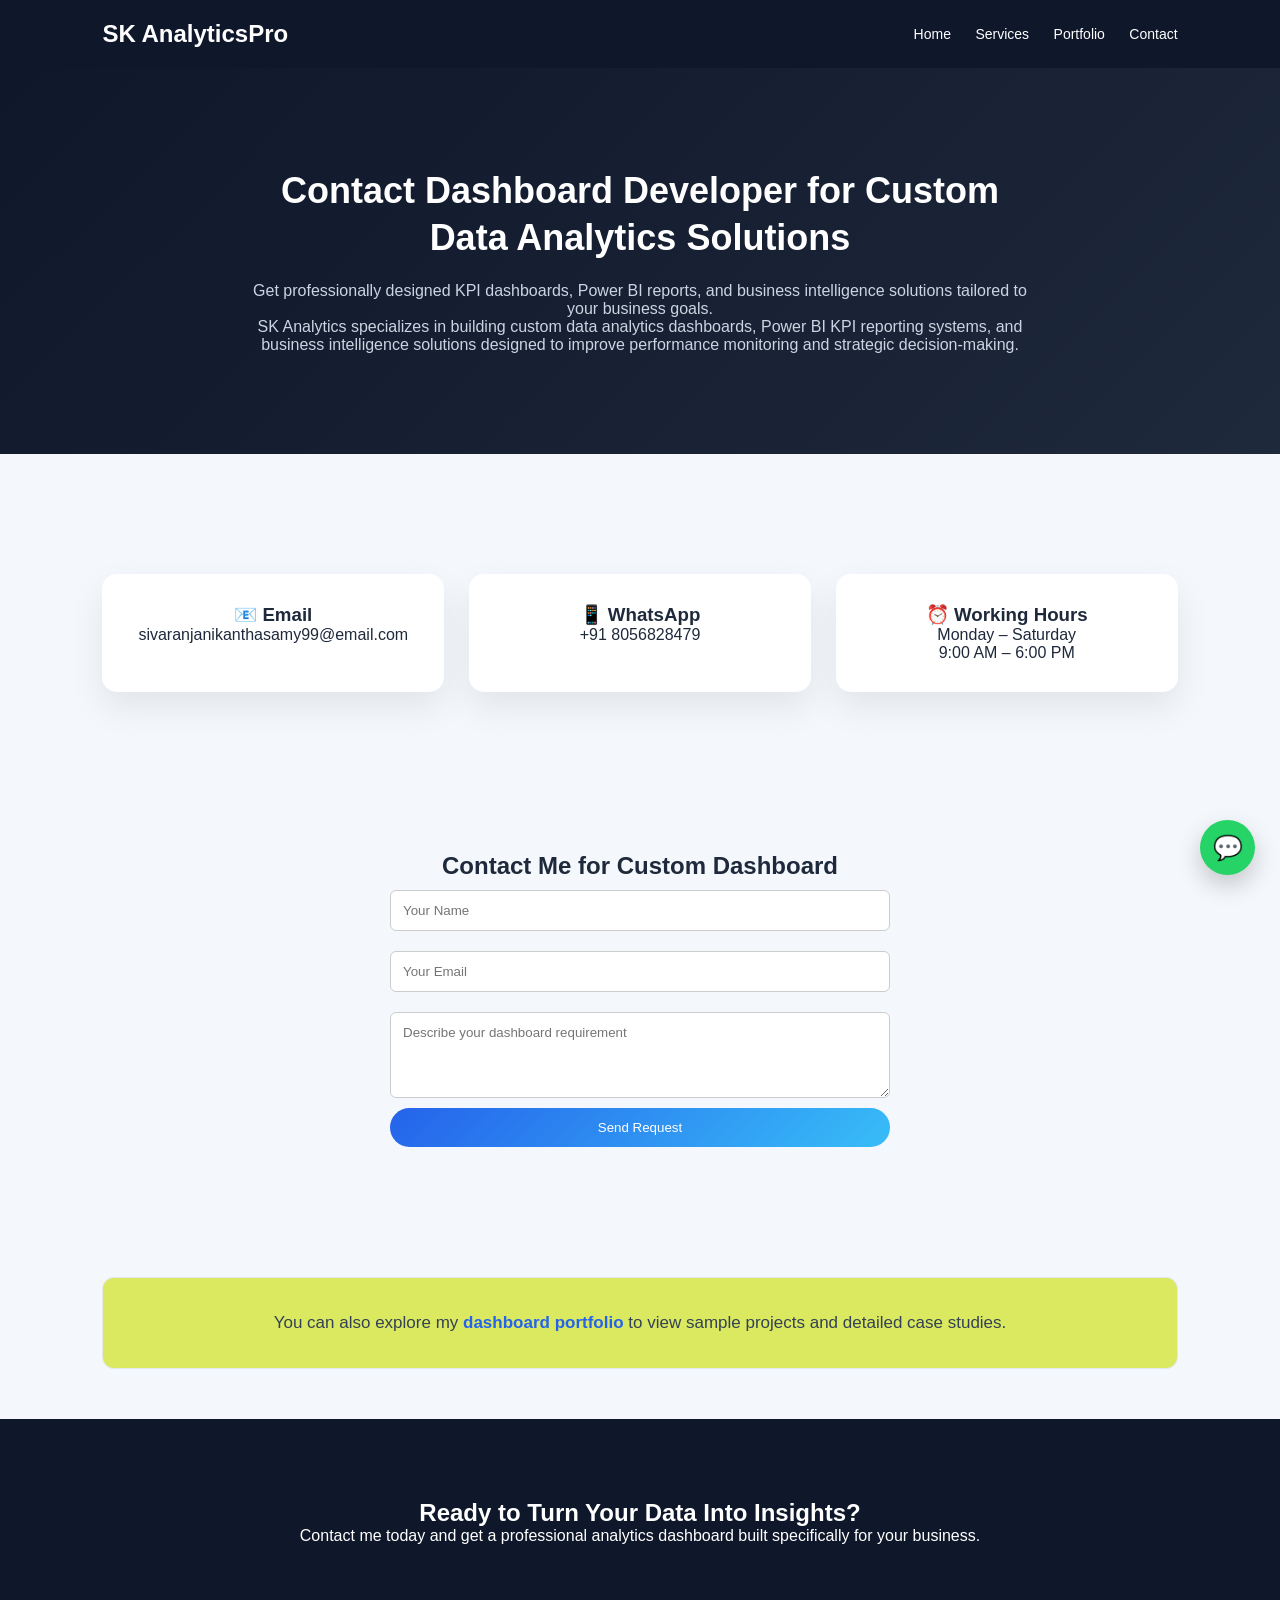
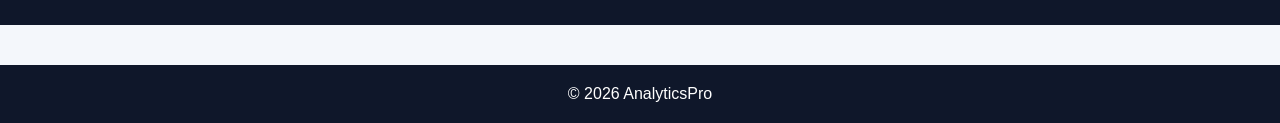
<file: contact.html>
<!DOCTYPE html>
<html lang="en">
<head>
<meta charset="UTF-8">
<title>Contact | AnalyticsPro</title>
<meta name="viewport" content="width=device-width, initial-scale=1.0">
<link rel="stylesheet" href="style.css">
</head>

<body>

<header>
<h2>SK AnalyticsPro</h2>
<nav>
<a href="index.html">Home</a>
<a href="services.html">Services</a>
<a href="portfolio.html">Portfolio</a>
<a href="contact.html">Contact</a>
</nav>
</header>

<section class="contact-hero">
    <div class="contact-hero-content">
        <h1>Contact Dashboard Developer for Custom Data Analytics Solutions</h1>
        <p>
            Get professionally designed KPI dashboards, Power BI reports, and
            business intelligence solutions tailored to your business goals.
        </p>
        <p>
SK Analytics specializes in building custom data analytics dashboards, 
Power BI KPI reporting systems, and business intelligence solutions 
designed to improve performance monitoring and strategic decision-making.
</p>
    </div>
</section>

<section class="section">
    <div class="card-grid">

        <div class="card">
            <h3>📧 Email</h3>
            <p>sivaranjanikanthasamy99@email.com</p>
        </div>

        <div class="card">
            <h3>📱 WhatsApp</h3>
            <p>+91 8056828479</p>
        </div>

        <div class="card">
            <h3>⏰ Working Hours</h3>
            <p>Monday – Saturday</p>
            <p>9:00 AM – 6:00 PM</p>
        </div>

    </div>
</section>

<section class="section contact">
<h2>Contact Me for Custom Dashboard</h2>
<form>
<input type="text" placeholder="Your Name" required>
<input type="email" placeholder="Your Email" required>
<textarea rows="4" placeholder="Describe your dashboard requirement"></textarea>
<button type="submit">Send Request</button>
</form>
</section>

<section class="portfolio-highlight">
    <p>
        You can also explore my 
        <a href="portfolio.html">dashboard portfolio</a> 
        to view sample projects and detailed case studies.
    </p>
</section>

<section class="section bg-dark">
    <h2>Ready to Turn Your Data Into Insights?</h2>
    <p>Contact me today and get a professional analytics dashboard built specifically for your business.</p>
</section>


<footer>
<p>© 2026 AnalyticsPro</p>
</footer>
<a href="https://wa.me/+918056828479?text=Hi,%20I%20need%20a%20dashboard."
   class="whatsapp-btn"
   target="_blank">
   💬
</a>

</body>

</html>
</file>
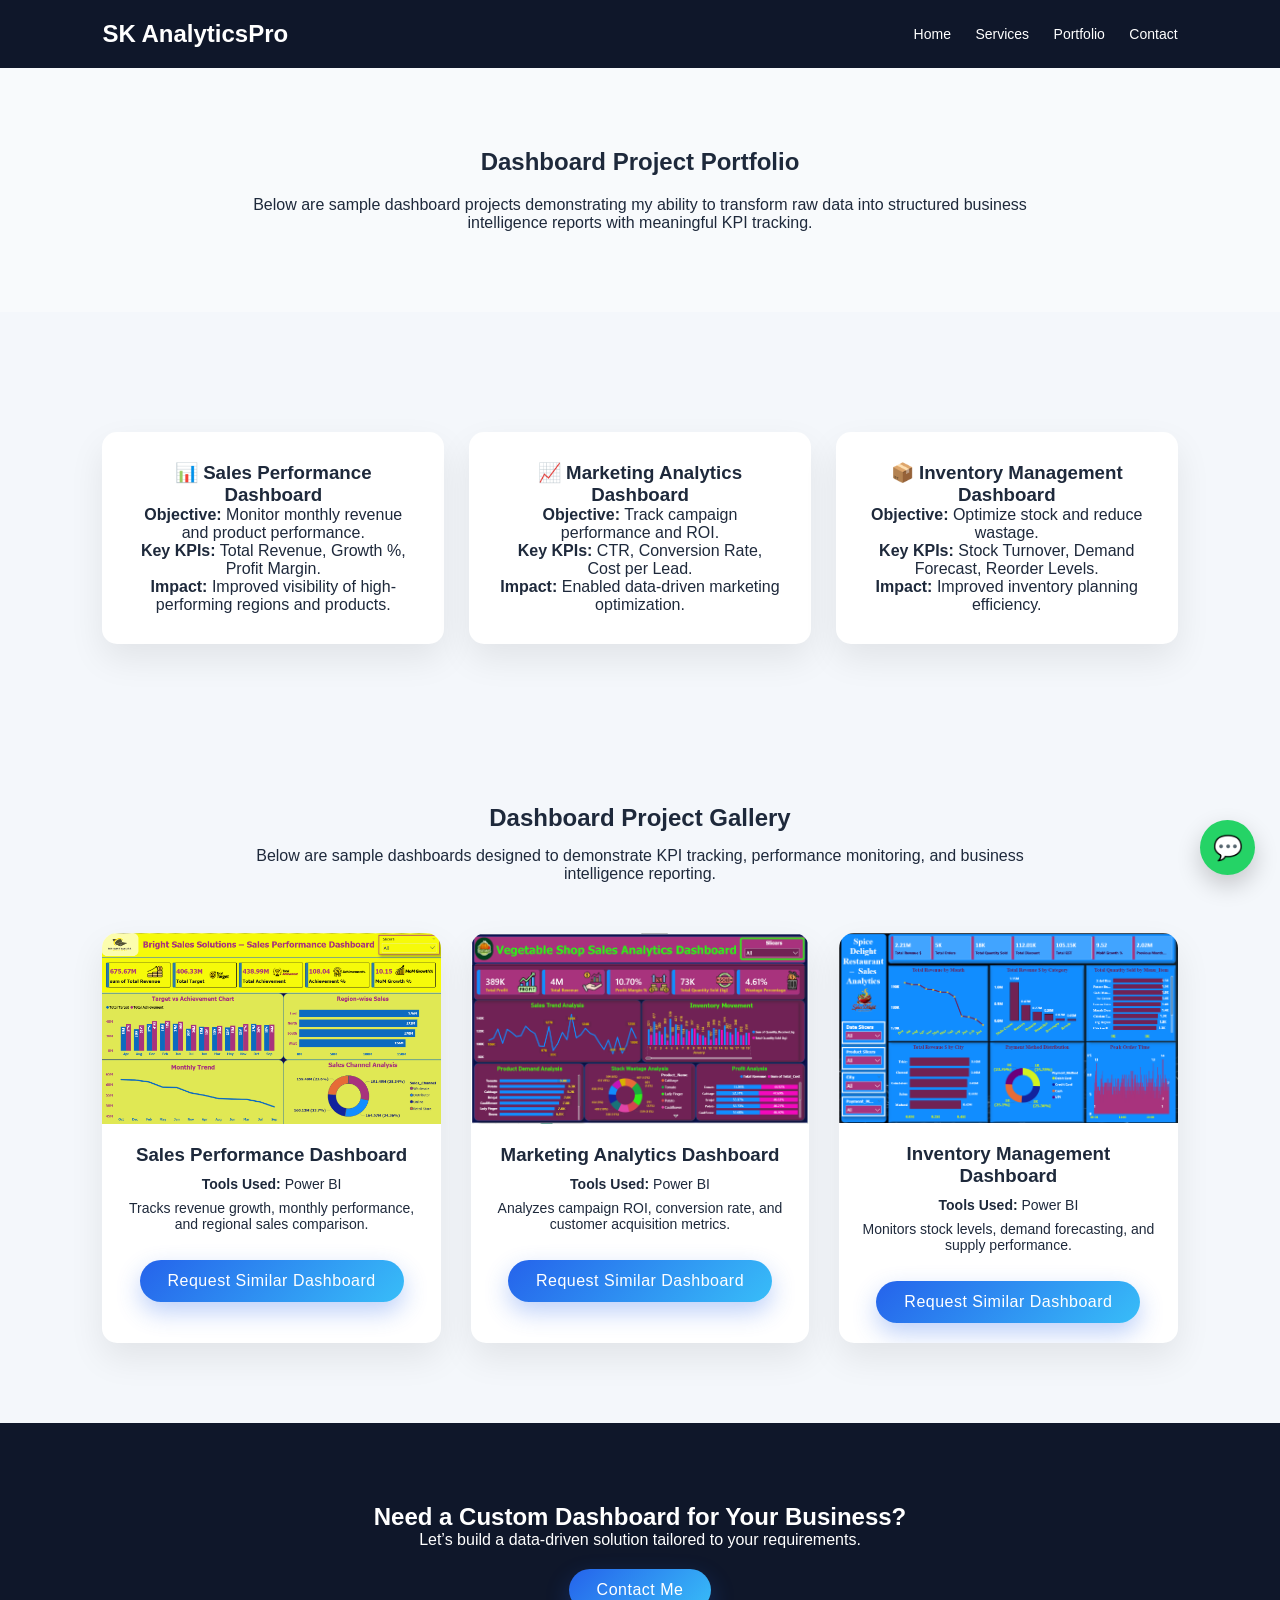
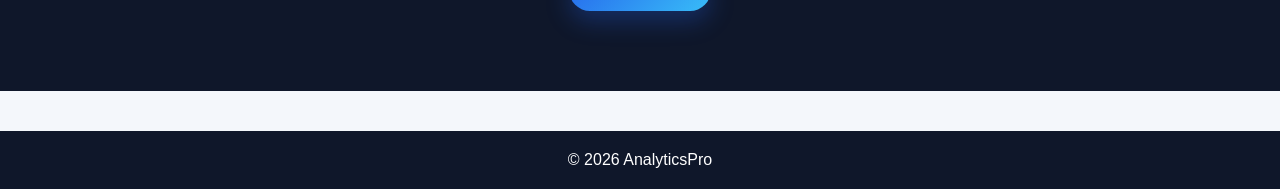
<file: portfolio.html>
<!DOCTYPE html>
<html lang="en">
<head>
<meta charset="UTF-8">
<title>Dashboard Portfolio | AnalyticsPro</title>
<meta name="viewport" content="width=device-width, initial-scale=1.0">
<link rel="stylesheet" href="style.css">
</head>

<body>

<header>
<h2>SK AnalyticsPro</h2>
<nav>
<a href="index.html">Home</a>
<a href="services.html">Services</a>
<a href="portfolio.html">Portfolio</a>
<a href="contact.html">Contact</a>
</nav>
</header>

<section class="section bg-light">
    <h2>Dashboard Project Portfolio</h2>
    <p style="max-width:800px;margin:auto;margin-top:20px;">
        Below are sample dashboard projects demonstrating my ability to transform raw
        data into structured business intelligence reports with meaningful KPI tracking.
    </p>
</section>

<section class="section">
    <div class="card-grid">

        <div class="card">
            <h3>📊 Sales Performance Dashboard</h3>
            <p><strong>Objective:</strong> Monitor monthly revenue and product performance.</p>
            <p><strong>Key KPIs:</strong> Total Revenue, Growth %, Profit Margin.</p>
            <p><strong>Impact:</strong> Improved visibility of high-performing regions and products.</p>
        </div>

        <div class="card">
            <h3>📈 Marketing Analytics Dashboard</h3>
            <p><strong>Objective:</strong> Track campaign performance and ROI.</p>
            <p><strong>Key KPIs:</strong> CTR, Conversion Rate, Cost per Lead.</p>
            <p><strong>Impact:</strong> Enabled data-driven marketing optimization.</p>
        </div>

        <div class="card">
            <h3>📦 Inventory Management Dashboard</h3>
            <p><strong>Objective:</strong> Optimize stock and reduce wastage.</p>
            <p><strong>Key KPIs:</strong> Stock Turnover, Demand Forecast, Reorder Levels.</p>
            <p><strong>Impact:</strong> Improved inventory planning efficiency.</p>
        </div>

    </div>
</section>

<section class="section">
    <h2>Dashboard Project Gallery</h2>
    <p style="max-width:800px;margin:auto;margin-top:15px;">
        Below are sample dashboards designed to demonstrate KPI tracking,
        performance monitoring, and business intelligence reporting.
    </p>

    <div class="portfolio-grid">

        <div class="portfolio-item">
            <img src="./Sales Performance Dashboard.png" alt="Sales Dashboard">
            <div class="portfolio-content">
                <h3>Sales Performance Dashboard</h3>
                <p><strong>Tools Used:</strong> Power BI</p>
                <p>Tracks revenue growth, monthly performance, and regional sales comparison.</p>
                <a href="contact.html" class="btn">Request Similar Dashboard</a>
            </div>
        </div>

        <div class="portfolio-item">
            <img src="./Vegetable Shop Sales Dashboard.png" alt="Marketing Dashboard">
            <div class="portfolio-content">
                <h3>Marketing Analytics Dashboard</h3>
                <p><strong>Tools Used:</strong> Power BI</p>
                <p>Analyzes campaign ROI, conversion rate, and customer acquisition metrics.</p>
                <a href="contact.html" class="btn">Request Similar Dashboard</a>
            </div>
        </div>

        <div class="portfolio-item">
            <img src="./Restaurant Sales Dashboard.png" alt="Inventory Dashboard">
            <div class="portfolio-content">
                <h3>Inventory Management Dashboard</h3>
                <p><strong>Tools Used:</strong> Power BI</p>
                <p>Monitors stock levels, demand forecasting, and supply performance.</p>
                <a href="contact.html" class="btn">Request Similar Dashboard</a>
            </div>
        </div>

    </div>
</section>

<section class="section bg-dark">
    <h2>Need a Custom Dashboard for Your Business?</h2>
    <p>Let’s build a data-driven solution tailored to your requirements.</p>
    <a href="contact.html" class="btn">Contact Me</a>
</section>
<footer>
<p>© 2026 AnalyticsPro</p>
</footer>
<a href="https://wa.me/+918056828479?text=Hi,%20I%20need%20a%20dashboard."
   class="whatsapp-btn"
   target="_blank">
   💬
</a>

</body>

</html>
</file>
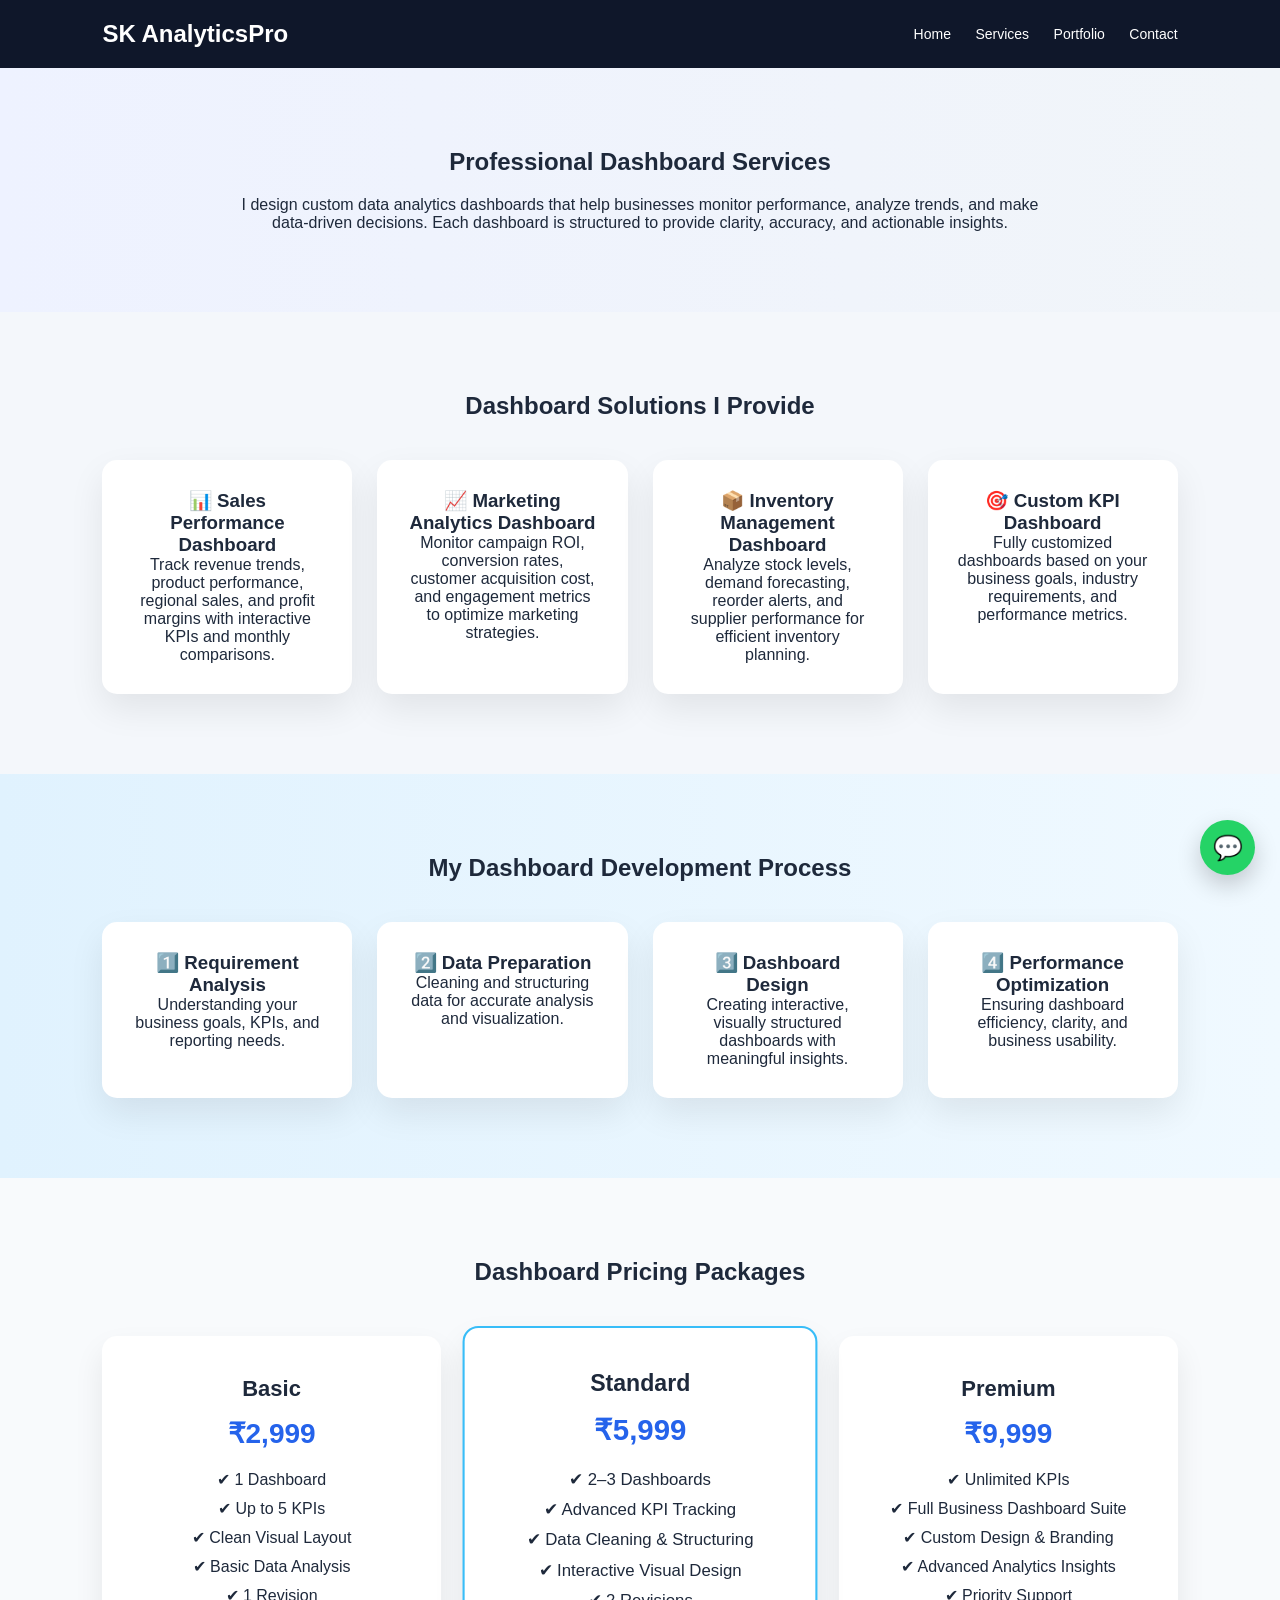
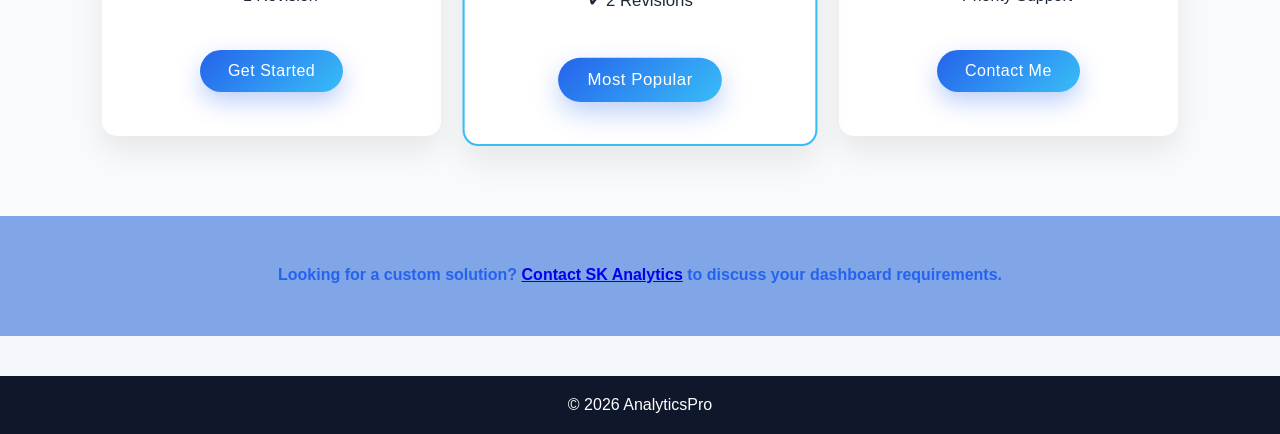
<file: Services.html>
<!DOCTYPE html>
<html lang="en">
<head>
<meta charset="UTF-8">
<title>Dashboard Services | AnalyticsPro</title>
<meta name="viewport" content="width=device-width, initial-scale=1.0">
<link rel="stylesheet" href="style.css">
</head>

<body>

<header>
<h2>SK AnalyticsPro</h2>
<nav>
<a href="index.html">Home</a>
<a href="services.html">Services</a>
<a href="portfolio.html">Portfolio</a>
<a href="contact.html">Contact</a>
</nav>
</header>

<section class="section bg-soft">
    <h2>Professional Dashboard Services</h2>
    <p style="max-width:800px;margin:auto;margin-top:20px;">
        I design custom data analytics dashboards that help businesses monitor performance,
        analyze trends, and make data-driven decisions. Each dashboard is structured
        to provide clarity, accuracy, and actionable insights.
    </p>
</section>

<section class="section">
    <h2>Dashboard Solutions I Provide</h2>

    <div class="card-grid">
        <div class="card">
            <h3>📊 Sales Performance Dashboard</h3>
            <p>Track revenue trends, product performance, regional sales, and profit margins with interactive KPIs and monthly comparisons.</p>
        </div>

        <div class="card">
            <h3>📈 Marketing Analytics Dashboard</h3>
            <p>Monitor campaign ROI, conversion rates, customer acquisition cost, and engagement metrics to optimize marketing strategies.</p>
        </div>

        <div class="card">
            <h3>📦 Inventory Management Dashboard</h3>
            <p>Analyze stock levels, demand forecasting, reorder alerts, and supplier performance for efficient inventory planning.</p>
        </div>

        <div class="card">
            <h3>🎯 Custom KPI Dashboard</h3>
            <p>Fully customized dashboards based on your business goals, industry requirements, and performance metrics.</p>
        </div>
    </div>
</section>


<section class="section bg-blue">
    <h2>My Dashboard Development Process</h2>

    <div class="card-grid">
        <div class="card">
            <h3>1️⃣ Requirement Analysis</h3>
            <p>Understanding your business goals, KPIs, and reporting needs.</p>
        </div>

        <div class="card">
            <h3>2️⃣ Data Preparation</h3>
            <p>Cleaning and structuring data for accurate analysis and visualization.</p>
        </div>

        <div class="card">
            <h3>3️⃣ Dashboard Design</h3>
            <p>Creating interactive, visually structured dashboards with meaningful insights.</p>
        </div>

        <div class="card">
            <h3>4️⃣ Performance Optimization</h3>
            <p>Ensuring dashboard efficiency, clarity, and business usability.</p>
        </div>
    </div>
</section>

<section class="section bg-light">
    <h2>Dashboard Pricing Packages</h2>

    <div class="pricing-grid">

        <!-- Basic Plan -->
        <div class="pricing-card">
            <h3>Basic</h3>
            <p class="price">₹2,999</p>
            <ul>
                <li>✔ 1 Dashboard</li>
                <li>✔ Up to 5 KPIs</li>
                <li>✔ Clean Visual Layout</li>
                <li>✔ Basic Data Analysis</li>
                <li>✔ 1 Revision</li>
            </ul>
            <a href="contact.html" class="btn">Get Started</a>
        </div>

        <!-- Standard Plan -->
        <div class="pricing-card popular">
            <h3>Standard</h3>
            <p class="price">₹5,999</p>
            <ul>
                <li>✔ 2–3 Dashboards</li>
                <li>✔ Advanced KPI Tracking</li>
                <li>✔ Data Cleaning & Structuring</li>
                <li>✔ Interactive Visual Design</li>
                <li>✔ 2 Revisions</li>
            </ul>
            <a href="contact.html" class="btn">Most Popular</a>
        </div>

        <!-- Premium Plan -->
        <div class="pricing-card">
            <h3>Premium</h3>
            <p class="price">₹9,999</p>
            <ul>
                <li>✔ Unlimited KPIs</li>
                <li>✔ Full Business Dashboard Suite</li>
                <li>✔ Custom Design & Branding</li>
                <li>✔ Advanced Analytics Insights</li>
                <li>✔ Priority Support</li>
            </ul>
            <a href="contact.html" class="btn">Contact Me</a>
        </div>

    </div>
</section>

<section>
    <p class="style-bg">
Looking for a custom solution? 
<a href="contact.html">Contact SK Analytics</a> 
to discuss your dashboard requirements.
</p>
</section>

<footer>
<p>© 2026 AnalyticsPro</p>
</footer>
<a href="https://wa.me/8056828479?text=Hi,%20I%20need%20a%20dashboard."
   class="whatsapp-btn"
   target="_blank">
   💬
</a>

</body>
</html>
</file>
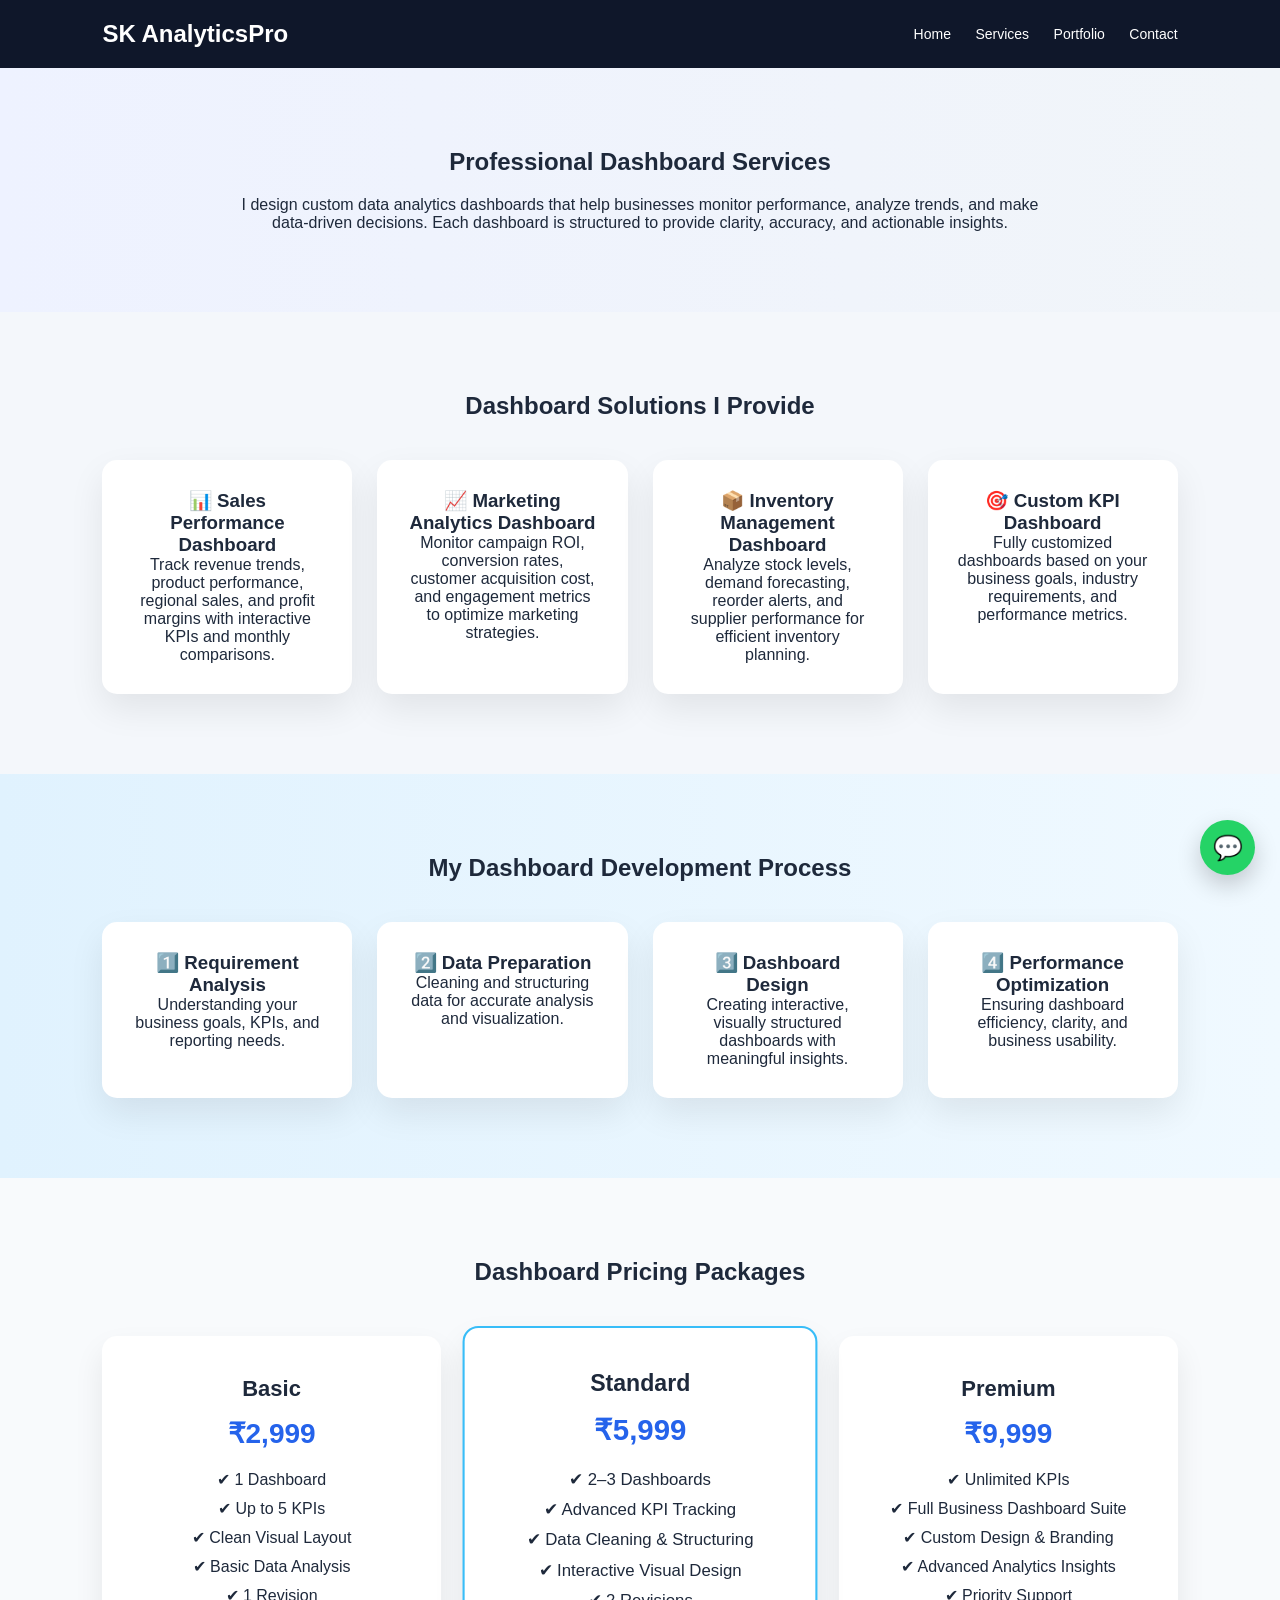
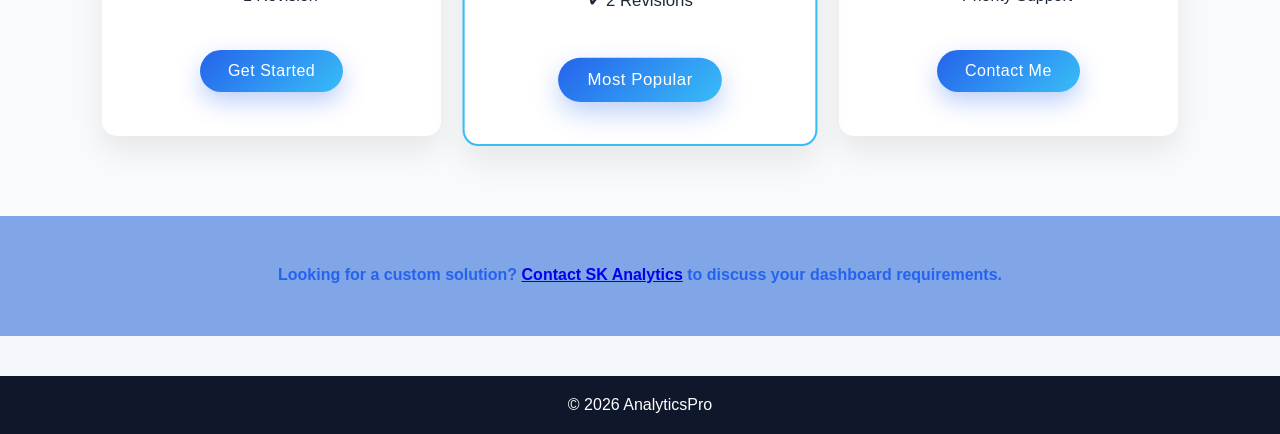
<file: services.html>
<!DOCTYPE html>
<html lang="en">
<head>
<meta charset="UTF-8">
<title>Dashboard Services | AnalyticsPro</title>
<meta name="viewport" content="width=device-width, initial-scale=1.0">
<link rel="stylesheet" href="style.css">
</head>

<body>

<header>
<h2>SK AnalyticsPro</h2>
<nav>
<a href="index.html">Home</a>
<a href="services.html">Services</a>
<a href="portfolio.html">Portfolio</a>
<a href="contact.html">Contact</a>
</nav>
</header>

<section class="section bg-soft">
    <h2>Professional Dashboard Services</h2>
    <p style="max-width:800px;margin:auto;margin-top:20px;">
        I design custom data analytics dashboards that help businesses monitor performance,
        analyze trends, and make data-driven decisions. Each dashboard is structured
        to provide clarity, accuracy, and actionable insights.
    </p>
</section>

<section class="section">
    <h2>Dashboard Solutions I Provide</h2>

    <div class="card-grid">
        <div class="card">
            <h3>📊 Sales Performance Dashboard</h3>
            <p>Track revenue trends, product performance, regional sales, and profit margins with interactive KPIs and monthly comparisons.</p>
        </div>

        <div class="card">
            <h3>📈 Marketing Analytics Dashboard</h3>
            <p>Monitor campaign ROI, conversion rates, customer acquisition cost, and engagement metrics to optimize marketing strategies.</p>
        </div>

        <div class="card">
            <h3>📦 Inventory Management Dashboard</h3>
            <p>Analyze stock levels, demand forecasting, reorder alerts, and supplier performance for efficient inventory planning.</p>
        </div>

        <div class="card">
            <h3>🎯 Custom KPI Dashboard</h3>
            <p>Fully customized dashboards based on your business goals, industry requirements, and performance metrics.</p>
        </div>
    </div>
</section>


<section class="section bg-blue">
    <h2>My Dashboard Development Process</h2>

    <div class="card-grid">
        <div class="card">
            <h3>1️⃣ Requirement Analysis</h3>
            <p>Understanding your business goals, KPIs, and reporting needs.</p>
        </div>

        <div class="card">
            <h3>2️⃣ Data Preparation</h3>
            <p>Cleaning and structuring data for accurate analysis and visualization.</p>
        </div>

        <div class="card">
            <h3>3️⃣ Dashboard Design</h3>
            <p>Creating interactive, visually structured dashboards with meaningful insights.</p>
        </div>

        <div class="card">
            <h3>4️⃣ Performance Optimization</h3>
            <p>Ensuring dashboard efficiency, clarity, and business usability.</p>
        </div>
    </div>
</section>

<section class="section bg-light">
    <h2>Dashboard Pricing Packages</h2>

    <div class="pricing-grid">

        <!-- Basic Plan -->
        <div class="pricing-card">
            <h3>Basic</h3>
            <p class="price">₹2,999</p>
            <ul>
                <li>✔ 1 Dashboard</li>
                <li>✔ Up to 5 KPIs</li>
                <li>✔ Clean Visual Layout</li>
                <li>✔ Basic Data Analysis</li>
                <li>✔ 1 Revision</li>
            </ul>
            <a href="contact.html" class="btn">Get Started</a>
        </div>

        <!-- Standard Plan -->
        <div class="pricing-card popular">
            <h3>Standard</h3>
            <p class="price">₹5,999</p>
            <ul>
                <li>✔ 2–3 Dashboards</li>
                <li>✔ Advanced KPI Tracking</li>
                <li>✔ Data Cleaning & Structuring</li>
                <li>✔ Interactive Visual Design</li>
                <li>✔ 2 Revisions</li>
            </ul>
            <a href="contact.html" class="btn">Most Popular</a>
        </div>

        <!-- Premium Plan -->
        <div class="pricing-card">
            <h3>Premium</h3>
            <p class="price">₹9,999</p>
            <ul>
                <li>✔ Unlimited KPIs</li>
                <li>✔ Full Business Dashboard Suite</li>
                <li>✔ Custom Design & Branding</li>
                <li>✔ Advanced Analytics Insights</li>
                <li>✔ Priority Support</li>
            </ul>
            <a href="contact.html" class="btn">Contact Me</a>
        </div>

    </div>
</section>

<section>
    <p class="style-bg">
Looking for a custom solution? 
<a href="contact.html">Contact SK Analytics</a> 
to discuss your dashboard requirements.
</p>
</section>

<footer>
<p>© 2026 AnalyticsPro</p>
</footer>
<a href="https://wa.me/+918056828479?text=Hi,%20I%20need%20a%20dashboard."
   class="whatsapp-btn"
   target="_blank">
   💬
</a>

</body>

</html>
</file>
<file: style.css>
*{
    margin:0;
    padding:0;
    box-sizing:border-box;
    font-family:'Poppins',sans-serif;
}

body{
    background:#f4f7fb;
    color:#1e293b;
}

header{
    background:#0f172a;
    color:white;
    padding:20px 8%;
    display:flex;
    justify-content:space-between;
    align-items:center;
}

nav a{
    color:white;
    text-decoration:none;
    margin-left:20px;
    font-size:14px;
}

nav a:hover{
    color:#38bdf8;
}

.section{
    padding:80px 8%;
    text-align:center;
}

.hero{
    background:linear-gradient(to right,#0f172a,#1e293b);
    color:white;
    padding:120px 8%;
    text-align:center;
}

.hero h1{
    font-size:40px;
    margin-bottom:20px;
}

.btn{
    display:inline-block;
    padding:12px 25px;
    background:#38bdf8;
    color:white;
    text-decoration:none;
    border-radius:6px;
    margin-top:20px;
}

.card-grid{
    display:grid;
    grid-template-columns:repeat(auto-fit,minmax(250px,1fr));
    gap:25px;
    margin-top:40px;
}

.card{
    background:white;
    padding:30px;
    border-radius:12px;
    box-shadow:0 10px 25px rgba(0,0,0,0.08);
}
.card:hover{
    transform:translateY(-6px)
}

footer{
    background:#0f172a;
    color:white;
    text-align:center;
    padding:20px;
    margin-top:40px;
}

.contact form{
    max-width:500px;
    margin:auto;
    display:flex;
    flex-direction:column;
}

.contact input,
.contact textarea{
    padding:12px;
    margin:10px 0;
    border-radius:6px;
    border:1px solid #ccc;
}

.contact button{
    padding:12px;
    background:#0f172a;
    color:white;
    border:none;
    border-radius:6px;
    cursor:pointer;
}
.logo-grid{
    display:flex;
    justify-content:center;
    gap:40px;
    margin-top:40px;
    flex-wrap:wrap;
}

.logo-grid img{
    width:80px;
    transition:0.3s;
}

.logo-grid img:hover{
    transform:scale(1.1);
}
/* Section Background Variations */

.bg-light {
    background-color: #f8fafc;
}

.bg-blue {
    background: linear-gradient(to right, #e0f2fe, #f0f9ff);
}

.bg-dark {
    background: #0f172a;
    color: white;
}

.bg-dark h2,
.bg-dark p {
    color: white;
}
.wave {
    line-height: 0;
}

.wave svg {
    display: block;
    width: 100%;
    height: 80px;
}
/* Pricing Section */

.pricing-grid{
    display:grid;
    grid-template-columns:repeat(auto-fit,minmax(250px,1fr));
    gap:30px;
    margin-top:50px;
}

.pricing-card{
    background:white;
    padding:40px 30px;
    border-radius:15px;
    box-shadow:0 15px 30px rgba(0,0,0,0.08);
    text-align:center;
    transition:0.3s ease;
}

.pricing-card:hover{
    transform:translateY(-10px);
}

.pricing-card h3{
    font-size:22px;
    margin-bottom:15px;
}

.price{
    font-size:28px;
    font-weight:600;
    margin-bottom:20px;
    color:#2563eb;
}

.pricing-card ul{
    list-style:none;
    margin-bottom:25px;
}

.pricing-card ul li{
    margin:10px 0;
}

.popular{
    border:2px solid #38bdf8;
    transform:scale(1.05);
}
.portfolio-grid{
    display:grid;
    grid-template-columns:repeat(auto-fit,minmax(300px,1fr));
    gap:30px;
    margin-top:40px;
}

/* Portfolio Gallery */

.portfolio-grid{
    display:grid;
    grid-template-columns:repeat(auto-fit,minmax(320px,1fr));
    gap:30px;
    margin-top:50px;
}

.portfolio-item{
    background:white;
    border-radius:15px;
    overflow:hidden;
    box-shadow:0 15px 35px rgba(0,0,0,0.08);
    transition:0.3s ease;
}

.portfolio-item:hover{
    transform:translateY(-10px);
}

.portfolio-item img{
    width:100%;
    display:block;
}

.portfolio-content{
    padding:20px;
}

.portfolio-content h3{
    margin-bottom:10px;
}

.portfolio-content p{
    font-size:14px;
    margin-bottom:8px;
}
.portfolio-item img{
    transition:0.4s ease;
}

.portfolio-item:hover img{
    transform:scale(1.05);
}
.btn {
    display: inline-block;
    padding: 12px 28px;
    background: linear-gradient(135deg, #2563eb, #38bdf8);
    color: white;
    text-decoration: none;
    border-radius: 50px;
    font-weight: 500;
    letter-spacing: 0.5px;
    box-shadow: 0 10px 25px rgba(37, 99, 235, 0.3);
    transition: all 0.3s ease;
}

.btn:hover {
    transform: translateY(-3px);
    box-shadow: 0 15px 35px rgba(37, 99, 235, 0.4);
}
.whatsapp-btn {
    position: fixed;
    bottom: 25px;
    right: 25px;
    background: #25D366;
    color: white;
    font-size: 24px;
    width: 55px;
    height: 55px;
    border-radius: 50%;
    display: flex;
    align-items: center;
    justify-content: center;
    text-decoration: none;
    box-shadow: 0 10px 25px rgba(0,0,0,0.2);
    transition: 0.3s ease;
    z-index: 9999;
}

.whatsapp-btn:hover {
    transform: scale(1.1);
}

.contact button {
    padding: 12px;
    background: linear-gradient(135deg, #2563eb, #38bdf8);
    color: white;
    border: none;
    border-radius: 50px;
    cursor: pointer;
    font-weight: 500;
    transition: 0.3s ease;
}

.contact button:hover {
    transform: translateY(-3px);
}
/* Section Background Variations */

.bg-light {
    background-color: #f8fafc;
}

.bg-soft {
    background: linear-gradient(to right, #eef2ff, #f1f5f9);
}

.bg-gradient {
    background: linear-gradient(135deg, #0f172a, #1e293b);
    color: white;
}

.bg-gradient h1,
.bg-gradient h2,
.bg-gradient p {
    color: white;
}
.card {
    background: white;
    padding: 30px;
    border-radius: 15px;
    box-shadow: 0 15px 35px rgba(0,0,0,0.08);
}
/* Clean Highlighted Box */

.portfolio-highlight {
    background: #dbe960;
    padding: 35px 8%;
    margin: 50px 8%;
    border-radius: 12px;
    border: 1px solid #e2e8f0;
    text-align: center;
}

.portfolio-highlight p {
    font-size: 17px;
    font-weight: 500;
    color: #334155;
}

.portfolio-highlight a {
    color: #2563eb;
    font-weight: 600;
    text-decoration: none;
    border-bottom: 2px solid transparent;
    transition: 0.3s ease;
}

.portfolio-highlight a:hover {
    border-bottom: 2px solid #38bdf8;
}
/* Contact Hero Section */

.contact-hero {
    background: linear-gradient(135deg, #0f172a, #1e293b);
    padding: 100px 8%;
    text-align: center;
    color: white;
}

.contact-hero-content {
    max-width: 800px;
    margin: auto;
}

.contact-hero h1 {
    font-size: 36px;
    font-weight: 700;
    line-height: 1.3;
    margin-bottom: 20px;
}

.contact-hero p {
    font-size: 16px;
    color: #cbd5e1;
}
@media (max-width: 768px) {
    .contact-hero h1 {
        font-size: 26px;
    }
}
.style-bg{
    color: #2563eb;
    background-color: rgb(128, 166, 232);
    padding: 50px;
    text-align: center;
    font-weight: 600;
    text-decoration: none;
    border-bottom: 2px solid transparent;
    transition: 0.3s ease;
}
</file>
